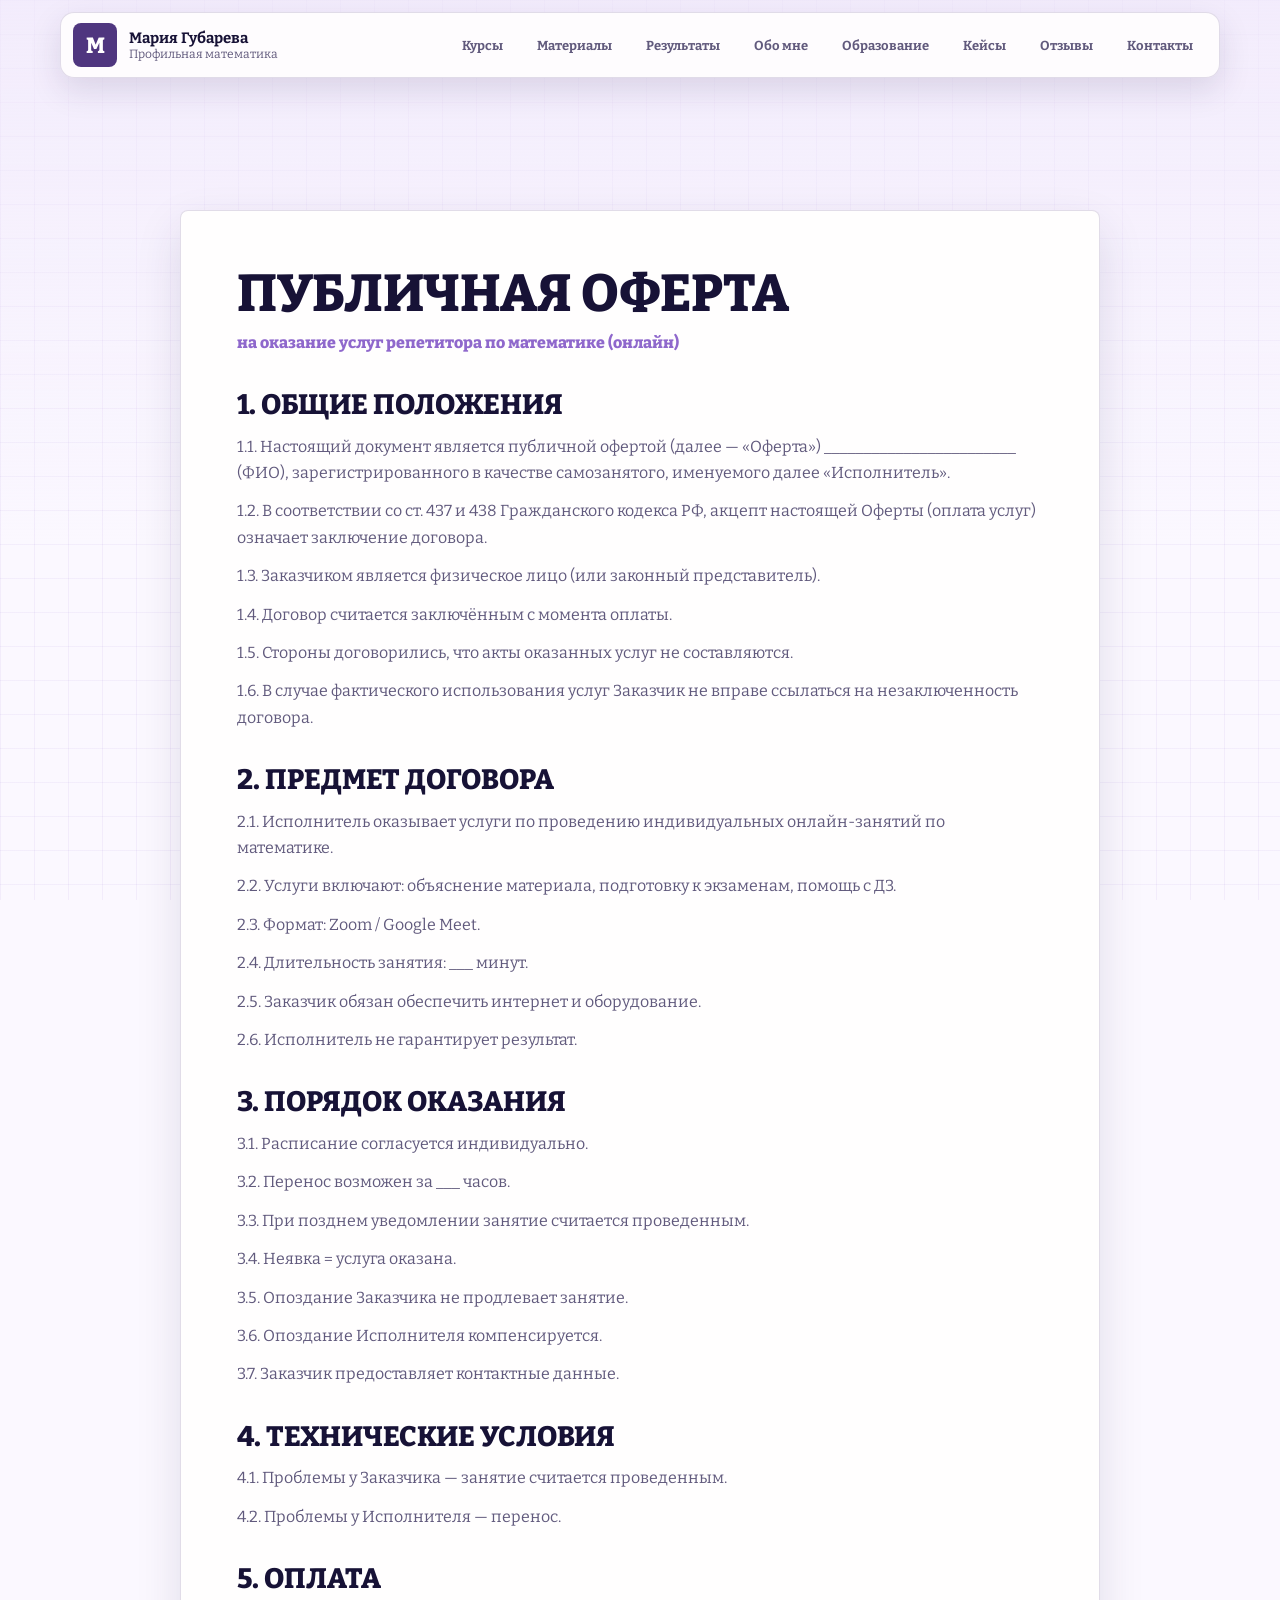
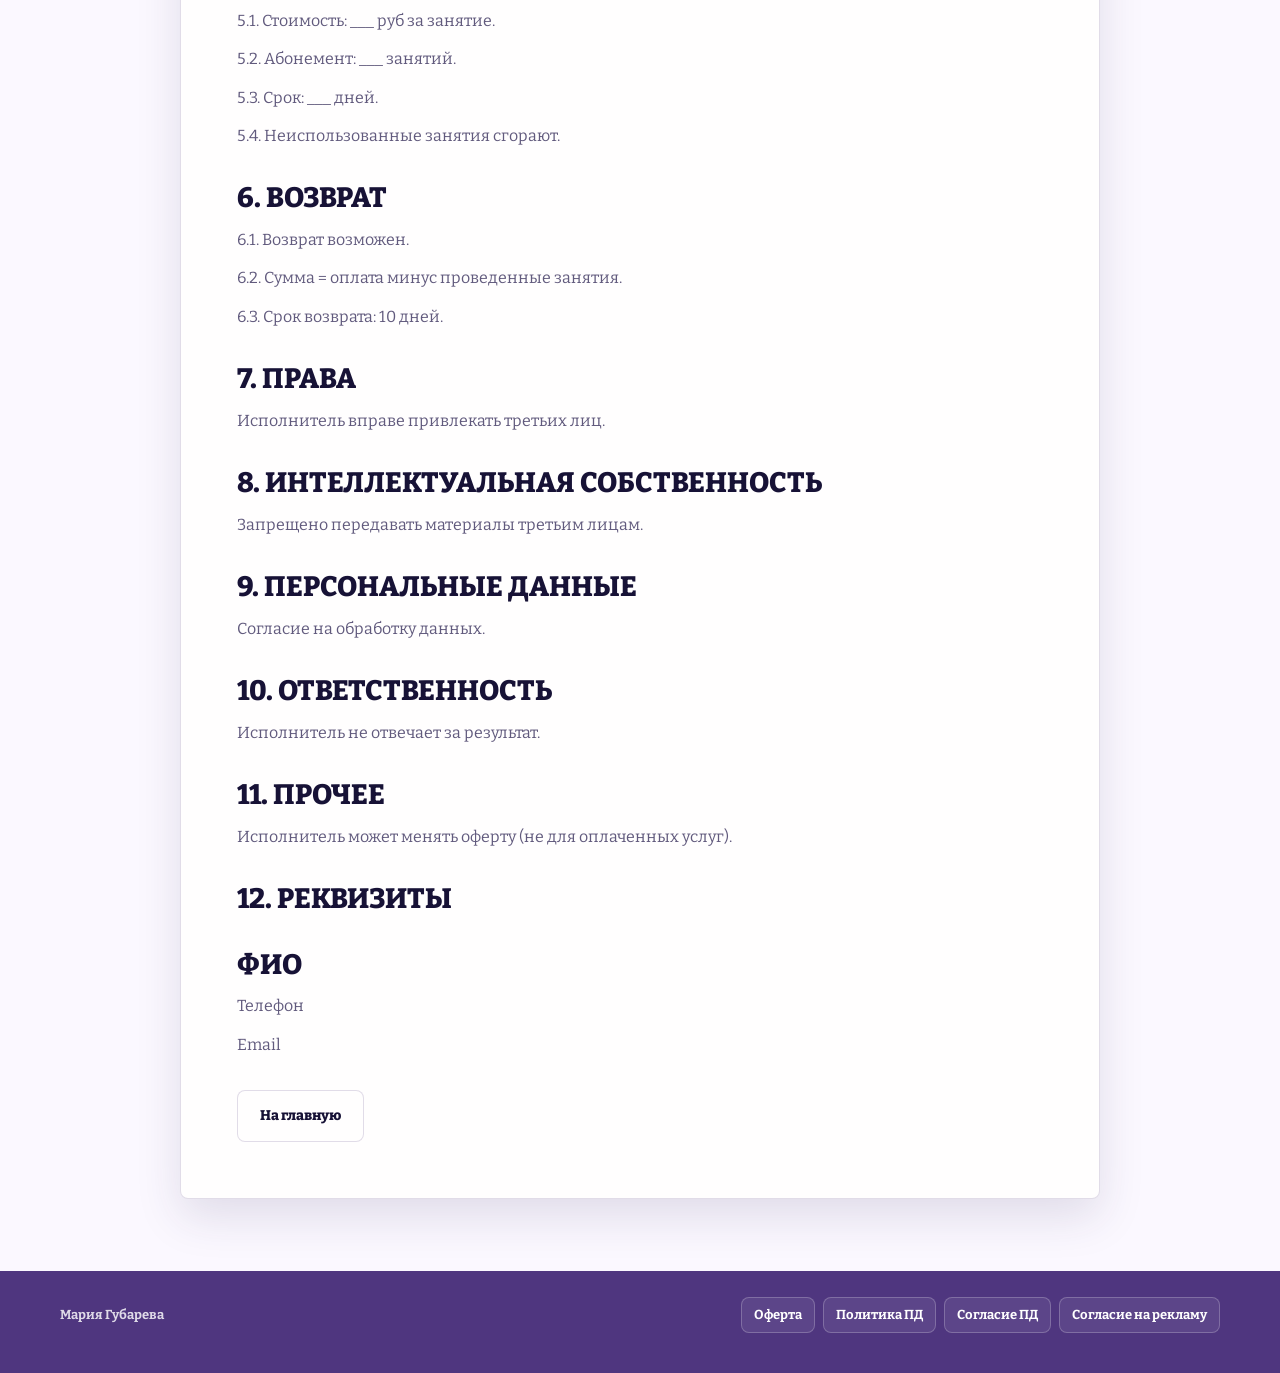
<file: oferta.html>
<!doctype html>
<html lang="ru">
  <head>
    <meta charset="utf-8" />
    <meta name="viewport" content="width=device-width, initial-scale=1" />
    <meta name="theme-color" content="#f8eee9" />
    <title>Оферта | Мария Губарева</title>
    <meta name="description" content="Оферта для услуг подготовки к экзаменам по математике." />
    <link rel="preconnect" href="https://fonts.googleapis.com" />
    <link rel="preconnect" href="https://fonts.gstatic.com" crossorigin />
    <link href="https://fonts.googleapis.com/css2?family=Bitter:ital,wght@0,100..900;1,100..900&display=swap" rel="stylesheet" />
    <link rel="stylesheet" href="styles.css" />
  </head>
  <body>
    <header class="site-header" data-header>
      <a class="brand" href="index.html#top" aria-label="На главную"><span class="brand-mark">M</span><span><strong>Мария Губарева</strong><small>Профильная математика</small></span></a>
      <button class="nav-toggle" type="button" aria-label="Открыть меню" data-menu-toggle><span></span><span></span></button>
      <nav class="nav" data-nav><a href="index.html#programs">Курсы</a><a href="index.html#materials">Материалы</a><a href="index.html#results">Результаты</a><a href="index.html#about">Обо мне</a><a href="index.html#education">Образование</a><a href="index.html#cases">Кейсы</a><a href="index.html#reviews">Отзывы</a><a href="index.html#contacts">Контакты</a></nav>
    </header>
    <main class="legal-main" id="top">
      <article class="legal-document">
        <h1>ПУБЛИЧНАЯ ОФЕРТА</h1>
        <p class="legal-subtitle">на оказание услуг репетитора по математике (онлайн)</p>
        <h2>1. ОБЩИЕ ПОЛОЖЕНИЯ</h2>
        <p>1.1. Настоящий документ является публичной офертой (далее — «Оферта») ________________________ (ФИО), зарегистрированного в качестве самозанятого, именуемого далее «Исполнитель».</p>
        <p>1.2. В соответствии со ст. 437 и 438 Гражданского кодекса РФ, акцепт настоящей Оферты (оплата услуг) означает заключение договора.</p>
        <p>1.3. Заказчиком является физическое лицо (или законный представитель).</p>
        <p>1.4. Договор считается заключённым с момента оплаты.</p>
        <p>1.5. Стороны договорились, что акты оказанных услуг не составляются.</p>
        <p>1.6. В случае фактического использования услуг Заказчик не вправе ссылаться на незаключенность договора.</p>
        <h2>2. ПРЕДМЕТ ДОГОВОРА</h2>
        <p>2.1. Исполнитель оказывает услуги по проведению индивидуальных онлайн-занятий по математике.</p>
        <p>2.2. Услуги включают: объяснение материала, подготовку к экзаменам, помощь с ДЗ.</p>
        <p>2.3. Формат: Zoom / Google Meet.</p>
        <p>2.4. Длительность занятия: ___ минут.</p>
        <p>2.5. Заказчик обязан обеспечить интернет и оборудование.</p>
        <p>2.6. Исполнитель не гарантирует результат.</p>
        <h2>3. ПОРЯДОК ОКАЗАНИЯ</h2>
        <p>3.1. Расписание согласуется индивидуально.</p>
        <p>3.2. Перенос возможен за ___ часов.</p>
        <p>3.3. При позднем уведомлении занятие считается проведенным.</p>
        <p>3.4. Неявка = услуга оказана.</p>
        <p>3.5. Опоздание Заказчика не продлевает занятие.</p>
        <p>3.6. Опоздание Исполнителя компенсируется.</p>
        <p>3.7. Заказчик предоставляет контактные данные.</p>
        <h2>4. ТЕХНИЧЕСКИЕ УСЛОВИЯ</h2>
        <p>4.1. Проблемы у Заказчика — занятие считается проведенным.</p>
        <p>4.2. Проблемы у Исполнителя — перенос.</p>
        <h2>5. ОПЛАТА</h2>
        <p>5.1. Стоимость: ___ руб за занятие.</p>
        <p>5.2. Абонемент: ___ занятий.</p>
        <p>5.3. Срок: ___ дней.</p>
        <p>5.4. Неиспользованные занятия сгорают.</p>
        <h2>6. ВОЗВРАТ</h2>
        <p>6.1. Возврат возможен.</p>
        <p>6.2. Сумма = оплата минус проведенные занятия.</p>
        <p>6.3. Срок возврата: 10 дней.</p>
        <h2>7. ПРАВА</h2>
        <p>Исполнитель вправе привлекать третьих лиц.</p>
        <h2>8. ИНТЕЛЛЕКТУАЛЬНАЯ СОБСТВЕННОСТЬ</h2>
        <p>Запрещено передавать материалы третьим лицам.</p>
        <h2>9. ПЕРСОНАЛЬНЫЕ ДАННЫЕ</h2>
        <p>Согласие на обработку данных.</p>
        <h2>10. ОТВЕТСТВЕННОСТЬ</h2>
        <p>Исполнитель не отвечает за результат.</p>
        <h2>11. ПРОЧЕЕ</h2>
        <p>Исполнитель может менять оферту (не для оплаченных услуг).</p>
        <h2>12. РЕКВИЗИТЫ</h2>
        <h2>ФИО</h2>
        <p>Телефон</p>
        <p>Email</p>
        <div class="legal-page-actions"><a class="button secondary" href="index.html#top">На главную</a></div>
      </article>
    </main>
    <footer class="footer"><div class="container"><span>Мария Губарева</span><nav class="footer-links" aria-label="Юридические документы"><a class="footer-link" href="oferta.html">Оферта</a><a class="footer-link" href="politika-pd.html">Политика ПД</a><a class="footer-link" href="soglasie-pd.html">Согласие ПД</a><a class="footer-link" href="soglasie-reklama.html">Согласие на рекламу</a></nav></div></footer>
    <script src="script.js"></script>
  </body>
</html>
</file>
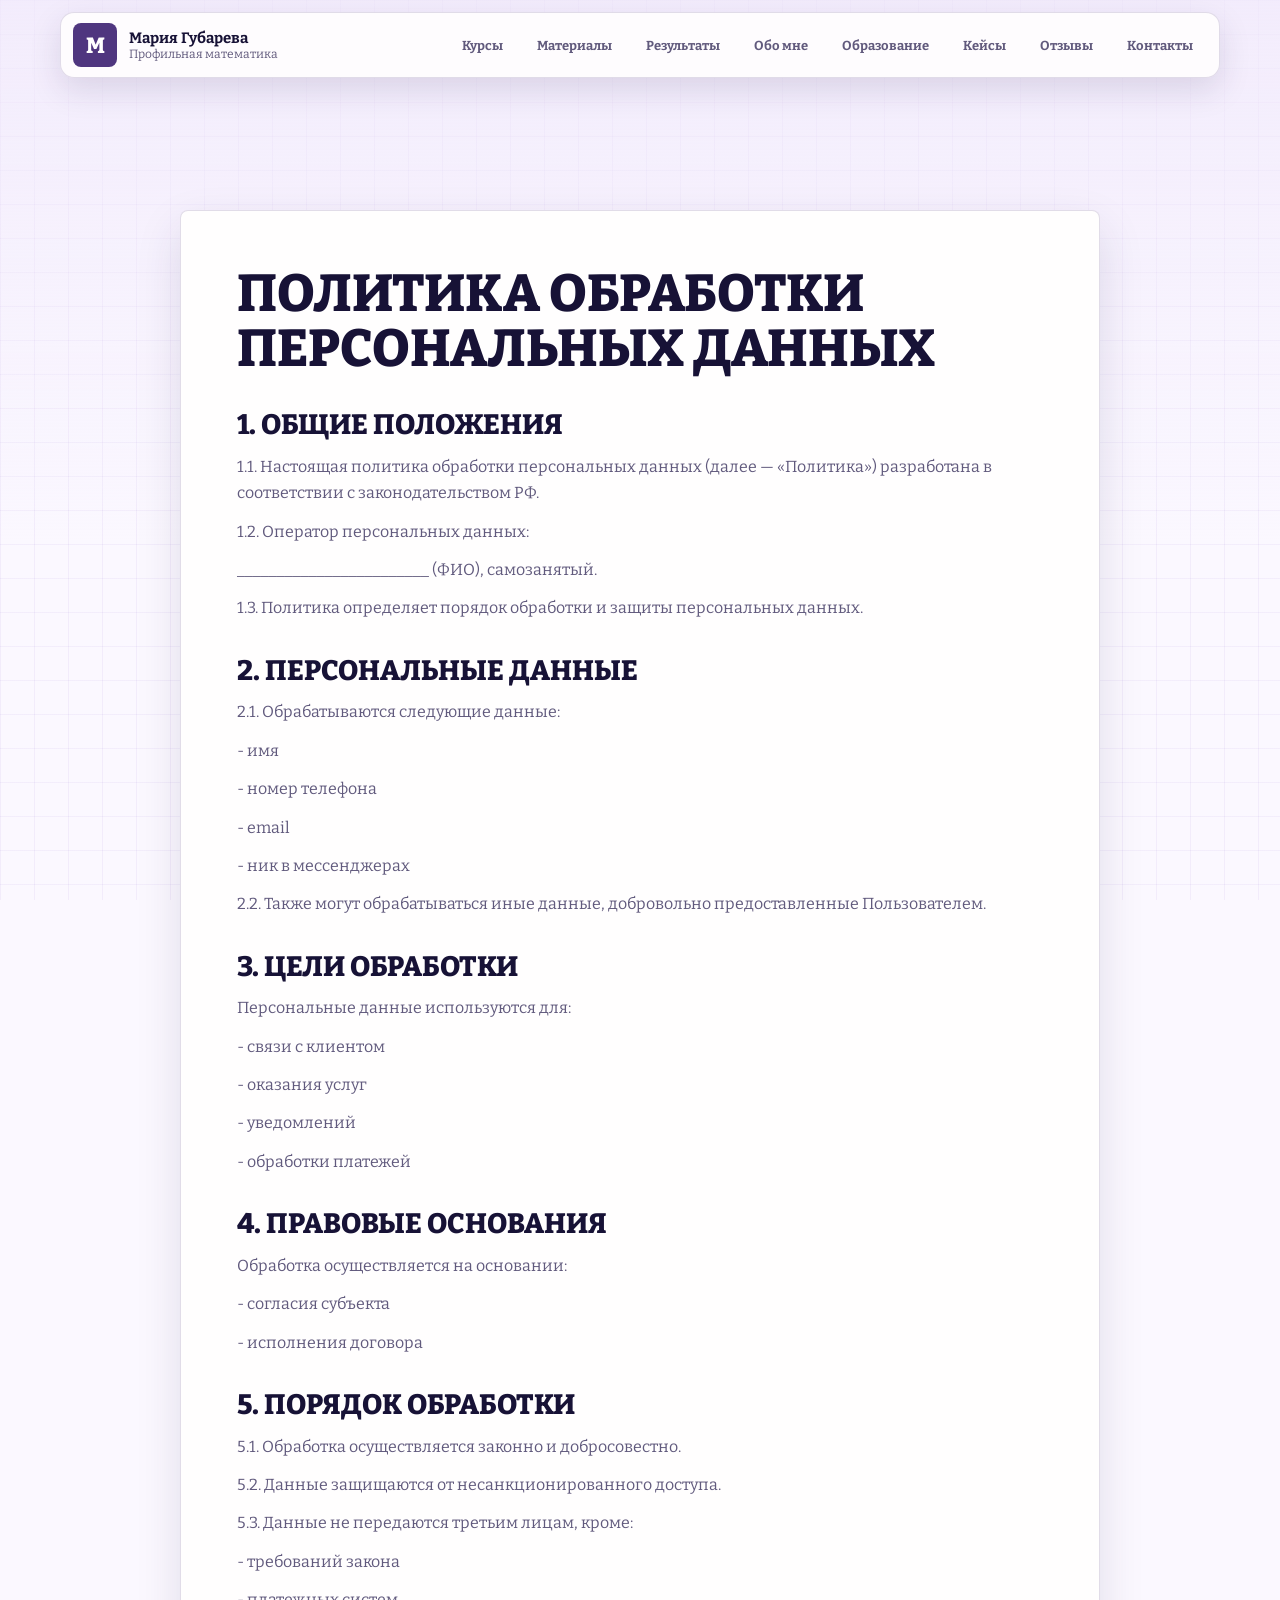
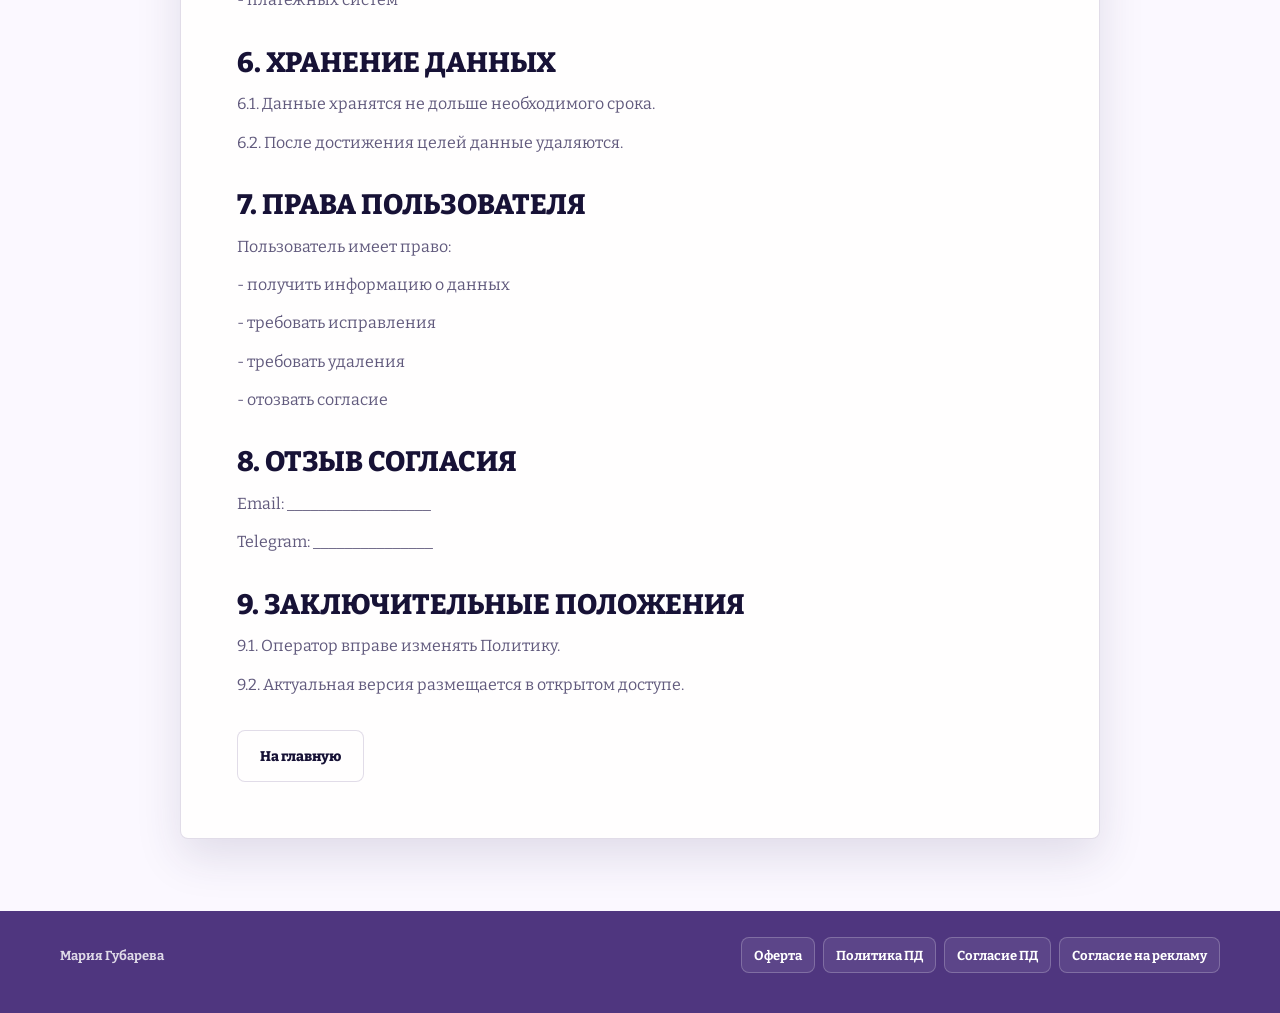
<file: politika-pd.html>
<!doctype html>
<html lang="ru">
  <head>
    <meta charset="utf-8" />
    <meta name="viewport" content="width=device-width, initial-scale=1" />
    <meta name="theme-color" content="#f8eee9" />
    <title>Политика обработки персональных данных | Мария Губарева</title>
    <meta name="description" content="Политика обработки персональных данных для услуг подготовки к экзаменам по математике." />
    <link rel="preconnect" href="https://fonts.googleapis.com" />
    <link rel="preconnect" href="https://fonts.gstatic.com" crossorigin />
    <link href="https://fonts.googleapis.com/css2?family=Bitter:ital,wght@0,100..900;1,100..900&display=swap" rel="stylesheet" />
    <link rel="stylesheet" href="styles.css" />
  </head>
  <body>
    <header class="site-header" data-header>
      <a class="brand" href="index.html#top" aria-label="На главную"><span class="brand-mark">M</span><span><strong>Мария Губарева</strong><small>Профильная математика</small></span></a>
      <button class="nav-toggle" type="button" aria-label="Открыть меню" data-menu-toggle><span></span><span></span></button>
      <nav class="nav" data-nav><a href="index.html#programs">Курсы</a><a href="index.html#materials">Материалы</a><a href="index.html#results">Результаты</a><a href="index.html#about">Обо мне</a><a href="index.html#education">Образование</a><a href="index.html#cases">Кейсы</a><a href="index.html#reviews">Отзывы</a><a href="index.html#contacts">Контакты</a></nav>
    </header>
    <main class="legal-main" id="top">
      <article class="legal-document">
        <h1>ПОЛИТИКА ОБРАБОТКИ ПЕРСОНАЛЬНЫХ ДАННЫХ</h1>
        <h2>1. ОБЩИЕ ПОЛОЖЕНИЯ</h2>
        <p>1.1. Настоящая политика обработки персональных данных (далее — «Политика») разработана в соответствии с законодательством РФ.</p>
        <p>1.2. Оператор персональных данных:</p>
        <p>________________________ (ФИО), самозанятый.</p>
        <p>1.3. Политика определяет порядок обработки и защиты персональных данных.</p>
        <h2>2. ПЕРСОНАЛЬНЫЕ ДАННЫЕ</h2>
        <p>2.1. Обрабатываются следующие данные:</p>
        <p>- имя</p>
        <p>- номер телефона</p>
        <p>- email</p>
        <p>- ник в мессенджерах</p>
        <p>2.2. Также могут обрабатываться иные данные, добровольно предоставленные Пользователем.</p>
        <h2>3. ЦЕЛИ ОБРАБОТКИ</h2>
        <p>Персональные данные используются для:</p>
        <p>- связи с клиентом</p>
        <p>- оказания услуг</p>
        <p>- уведомлений</p>
        <p>- обработки платежей</p>
        <h2>4. ПРАВОВЫЕ ОСНОВАНИЯ</h2>
        <p>Обработка осуществляется на основании:</p>
        <p>- согласия субъекта</p>
        <p>- исполнения договора</p>
        <h2>5. ПОРЯДОК ОБРАБОТКИ</h2>
        <p>5.1. Обработка осуществляется законно и добросовестно.</p>
        <p>5.2. Данные защищаются от несанкционированного доступа.</p>
        <p>5.3. Данные не передаются третьим лицам, кроме:</p>
        <p>- требований закона</p>
        <p>- платежных систем</p>
        <h2>6. ХРАНЕНИЕ ДАННЫХ</h2>
        <p>6.1. Данные хранятся не дольше необходимого срока.</p>
        <p>6.2. После достижения целей данные удаляются.</p>
        <h2>7. ПРАВА ПОЛЬЗОВАТЕЛЯ</h2>
        <p>Пользователь имеет право:</p>
        <p>- получить информацию о данных</p>
        <p>- требовать исправления</p>
        <p>- требовать удаления</p>
        <p>- отозвать согласие</p>
        <h2>8. ОТЗЫВ СОГЛАСИЯ</h2>
        <p>Email: __________________</p>
        <p>Telegram: _______________</p>
        <h2>9. ЗАКЛЮЧИТЕЛЬНЫЕ ПОЛОЖЕНИЯ</h2>
        <p>9.1. Оператор вправе изменять Политику.</p>
        <p>9.2. Актуальная версия размещается в открытом доступе.</p>
        <div class="legal-page-actions"><a class="button secondary" href="index.html#top">На главную</a></div>
      </article>
    </main>
    <footer class="footer"><div class="container"><span>Мария Губарева</span><nav class="footer-links" aria-label="Юридические документы"><a class="footer-link" href="oferta.html">Оферта</a><a class="footer-link" href="politika-pd.html">Политика ПД</a><a class="footer-link" href="soglasie-pd.html">Согласие ПД</a><a class="footer-link" href="soglasie-reklama.html">Согласие на рекламу</a></nav></div></footer>
    <script src="script.js"></script>
  </body>
</html>
</file>
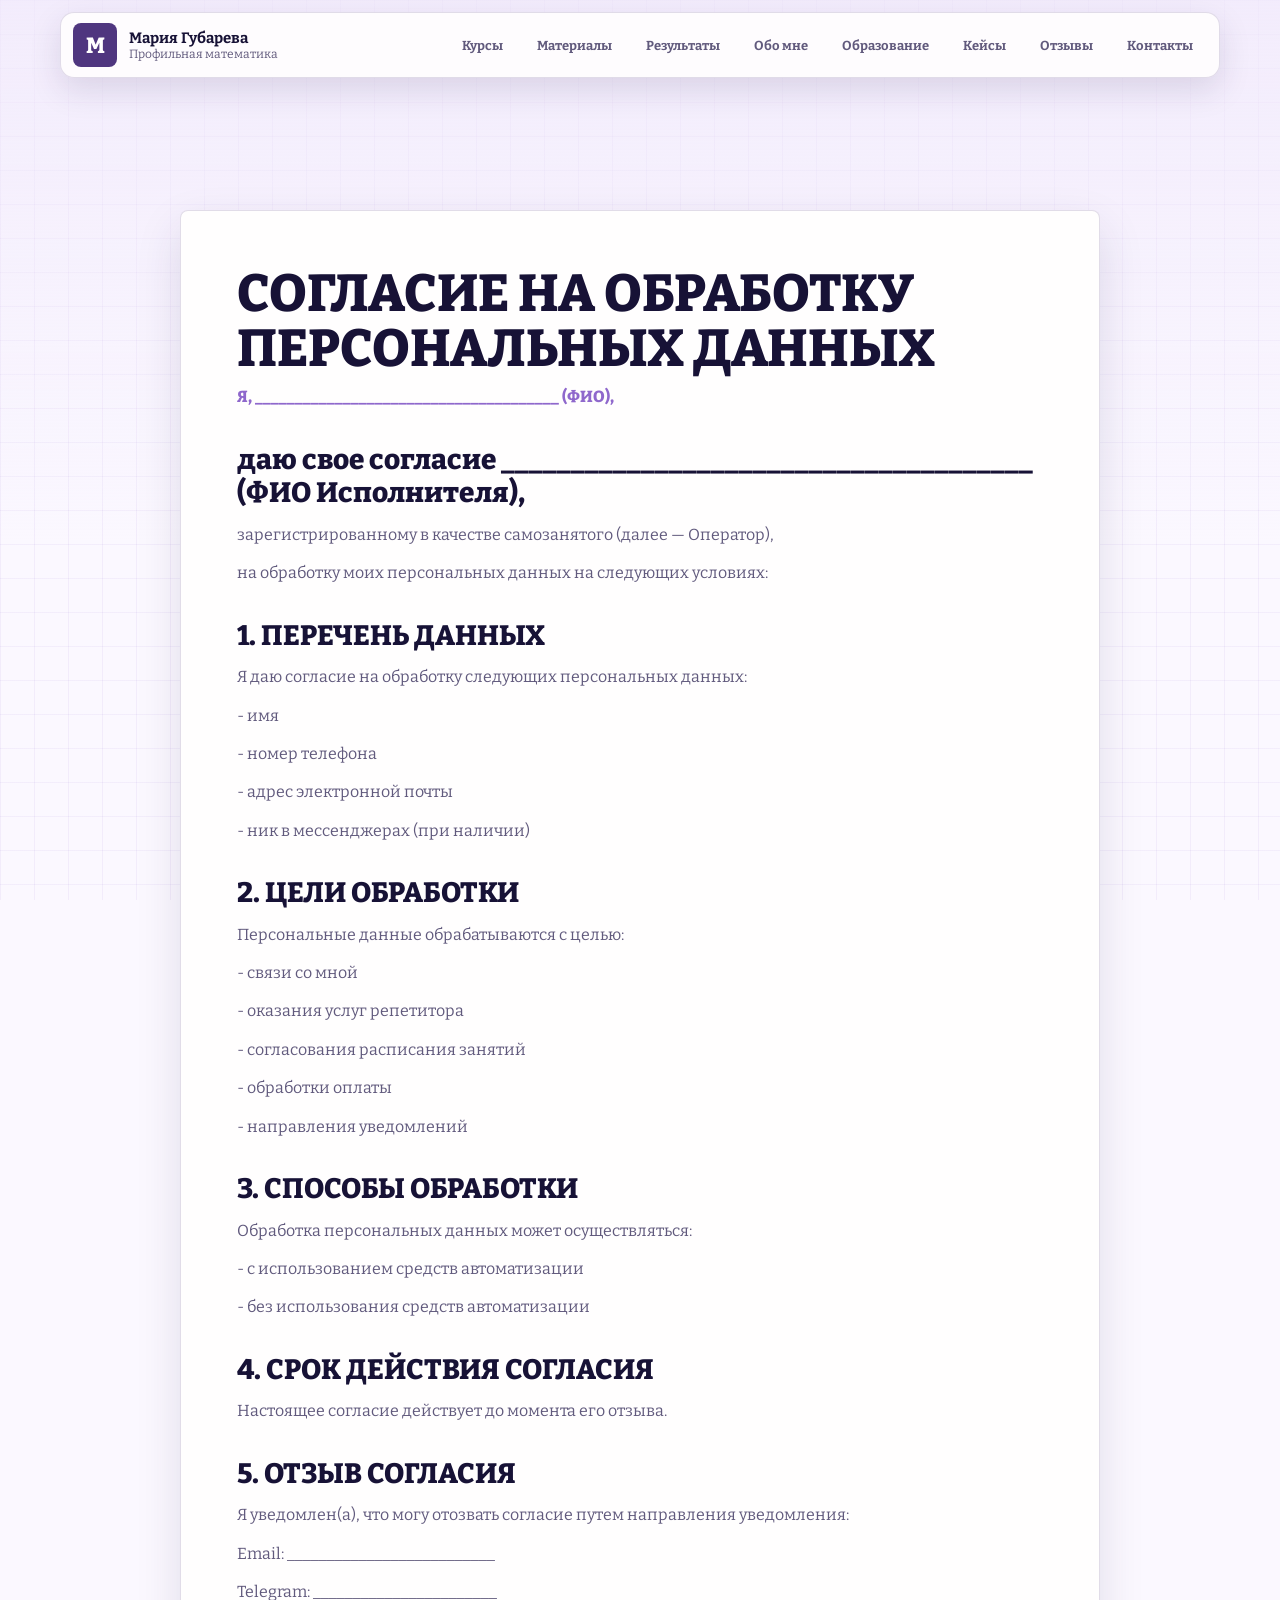
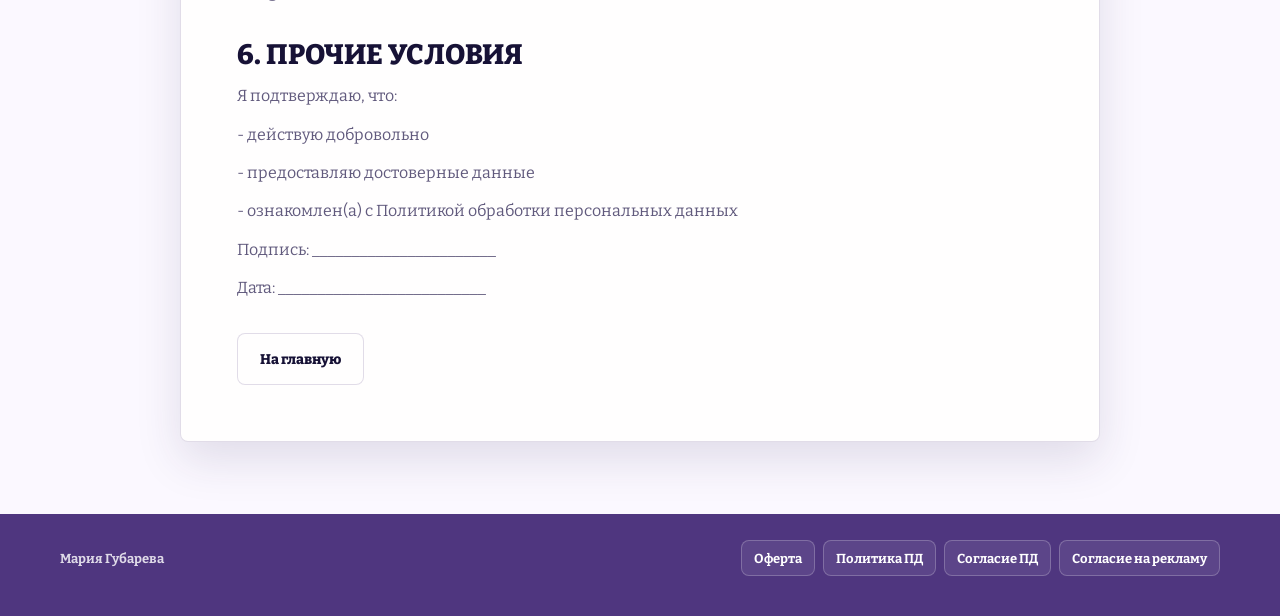
<file: soglasie-pd.html>
<!doctype html>
<html lang="ru">
  <head>
    <meta charset="utf-8" />
    <meta name="viewport" content="width=device-width, initial-scale=1" />
    <meta name="theme-color" content="#f8eee9" />
    <title>Согласие на обработку персональных данных | Мария Губарева</title>
    <meta name="description" content="Согласие на обработку персональных данных для услуг подготовки к экзаменам по математике." />
    <link rel="preconnect" href="https://fonts.googleapis.com" />
    <link rel="preconnect" href="https://fonts.gstatic.com" crossorigin />
    <link href="https://fonts.googleapis.com/css2?family=Bitter:ital,wght@0,100..900;1,100..900&display=swap" rel="stylesheet" />
    <link rel="stylesheet" href="styles.css" />
  </head>
  <body>
    <header class="site-header" data-header>
      <a class="brand" href="index.html#top" aria-label="На главную"><span class="brand-mark">M</span><span><strong>Мария Губарева</strong><small>Профильная математика</small></span></a>
      <button class="nav-toggle" type="button" aria-label="Открыть меню" data-menu-toggle><span></span><span></span></button>
      <nav class="nav" data-nav><a href="index.html#programs">Курсы</a><a href="index.html#materials">Материалы</a><a href="index.html#results">Результаты</a><a href="index.html#about">Обо мне</a><a href="index.html#education">Образование</a><a href="index.html#cases">Кейсы</a><a href="index.html#reviews">Отзывы</a><a href="index.html#contacts">Контакты</a></nav>
    </header>
    <main class="legal-main" id="top">
      <article class="legal-document">
        <h1>СОГЛАСИЕ НА ОБРАБОТКУ ПЕРСОНАЛЬНЫХ ДАННЫХ</h1>
        <p class="legal-subtitle">Я, ______________________________________ (ФИО),</p>
        <h2>даю свое согласие ______________________________________ (ФИО Исполнителя),</h2>
        <p>зарегистрированному в качестве самозанятого (далее — Оператор),</p>
        <p>на обработку моих персональных данных на следующих условиях:</p>
        <h2>1. ПЕРЕЧЕНЬ ДАННЫХ</h2>
        <p>Я даю согласие на обработку следующих персональных данных:</p>
        <p>- имя</p>
        <p>- номер телефона</p>
        <p>- адрес электронной почты</p>
        <p>- ник в мессенджерах (при наличии)</p>
        <h2>2. ЦЕЛИ ОБРАБОТКИ</h2>
        <p>Персональные данные обрабатываются с целью:</p>
        <p>- связи со мной</p>
        <p>- оказания услуг репетитора</p>
        <p>- согласования расписания занятий</p>
        <p>- обработки оплаты</p>
        <p>- направления уведомлений</p>
        <h2>3. СПОСОБЫ ОБРАБОТКИ</h2>
        <p>Обработка персональных данных может осуществляться:</p>
        <p>- с использованием средств автоматизации</p>
        <p>- без использования средств автоматизации</p>
        <h2>4. СРОК ДЕЙСТВИЯ СОГЛАСИЯ</h2>
        <p>Настоящее согласие действует до момента его отзыва.</p>
        <h2>5. ОТЗЫВ СОГЛАСИЯ</h2>
        <p>Я уведомлен(а), что могу отозвать согласие путем направления уведомления:</p>
        <p>Email: __________________________</p>
        <p>Telegram: _______________________</p>
        <h2>6. ПРОЧИЕ УСЛОВИЯ</h2>
        <p>Я подтверждаю, что:</p>
        <p>- действую добровольно</p>
        <p>- предоставляю достоверные данные</p>
        <p>- ознакомлен(а) с Политикой обработки персональных данных</p>
        <p>Подпись: _______________________</p>
        <p>Дата: __________________________</p>
        <div class="legal-page-actions"><a class="button secondary" href="index.html#top">На главную</a></div>
      </article>
    </main>
    <footer class="footer"><div class="container"><span>Мария Губарева</span><nav class="footer-links" aria-label="Юридические документы"><a class="footer-link" href="oferta.html">Оферта</a><a class="footer-link" href="politika-pd.html">Политика ПД</a><a class="footer-link" href="soglasie-pd.html">Согласие ПД</a><a class="footer-link" href="soglasie-reklama.html">Согласие на рекламу</a></nav></div></footer>
    <script src="script.js"></script>
  </body>
</html>
</file>
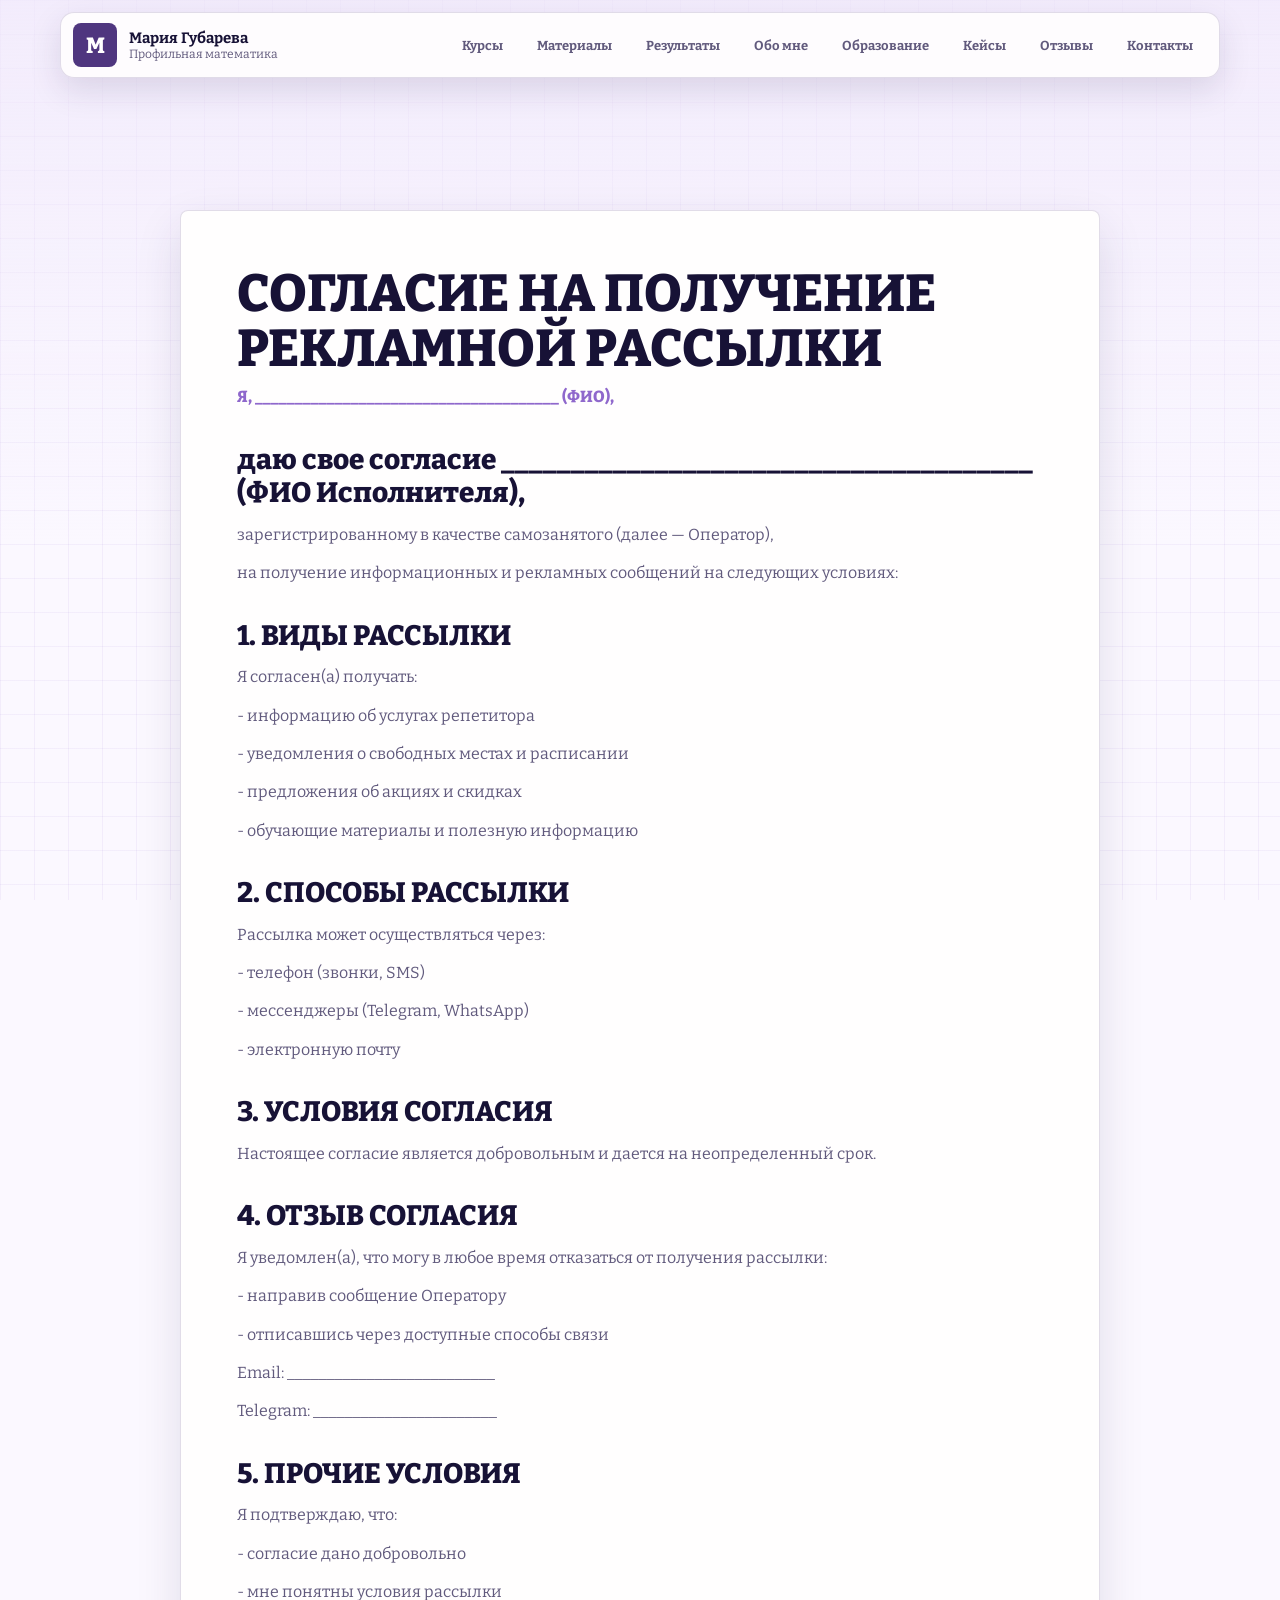
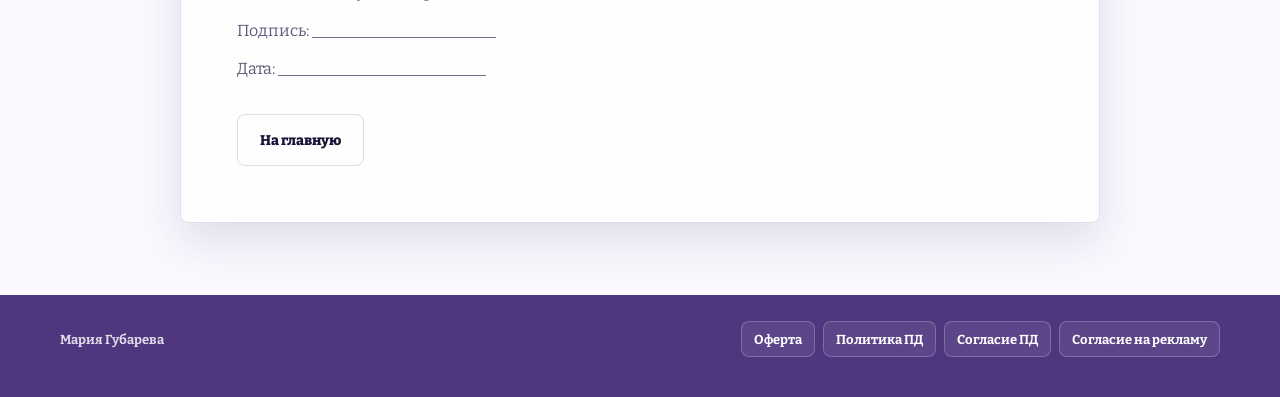
<file: soglasie-reklama.html>
<!doctype html>
<html lang="ru">
  <head>
    <meta charset="utf-8" />
    <meta name="viewport" content="width=device-width, initial-scale=1" />
    <meta name="theme-color" content="#f8eee9" />
    <title>Согласие на получение рекламы | Мария Губарева</title>
    <meta name="description" content="Согласие на получение рекламы для услуг подготовки к экзаменам по математике." />
    <link rel="preconnect" href="https://fonts.googleapis.com" />
    <link rel="preconnect" href="https://fonts.gstatic.com" crossorigin />
    <link href="https://fonts.googleapis.com/css2?family=Bitter:ital,wght@0,100..900;1,100..900&display=swap" rel="stylesheet" />
    <link rel="stylesheet" href="styles.css" />
  </head>
  <body>
    <header class="site-header" data-header>
      <a class="brand" href="index.html#top" aria-label="На главную"><span class="brand-mark">M</span><span><strong>Мария Губарева</strong><small>Профильная математика</small></span></a>
      <button class="nav-toggle" type="button" aria-label="Открыть меню" data-menu-toggle><span></span><span></span></button>
      <nav class="nav" data-nav><a href="index.html#programs">Курсы</a><a href="index.html#materials">Материалы</a><a href="index.html#results">Результаты</a><a href="index.html#about">Обо мне</a><a href="index.html#education">Образование</a><a href="index.html#cases">Кейсы</a><a href="index.html#reviews">Отзывы</a><a href="index.html#contacts">Контакты</a></nav>
    </header>
    <main class="legal-main" id="top">
      <article class="legal-document">
        <h1>СОГЛАСИЕ НА ПОЛУЧЕНИЕ РЕКЛАМНОЙ РАССЫЛКИ</h1>
        <p class="legal-subtitle">Я, ______________________________________ (ФИО),</p>
        <h2>даю свое согласие ______________________________________ (ФИО Исполнителя),</h2>
        <p>зарегистрированному в качестве самозанятого (далее — Оператор),</p>
        <p>на получение информационных и рекламных сообщений на следующих условиях:</p>
        <h2>1. ВИДЫ РАССЫЛКИ</h2>
        <p>Я согласен(а) получать:</p>
        <p>- информацию об услугах репетитора</p>
        <p>- уведомления о свободных местах и расписании</p>
        <p>- предложения об акциях и скидках</p>
        <p>- обучающие материалы и полезную информацию</p>
        <h2>2. СПОСОБЫ РАССЫЛКИ</h2>
        <p>Рассылка может осуществляться через:</p>
        <p>- телефон (звонки, SMS)</p>
        <p>- мессенджеры (Telegram, WhatsApp)</p>
        <p>- электронную почту</p>
        <h2>3. УСЛОВИЯ СОГЛАСИЯ</h2>
        <p>Настоящее согласие является добровольным и дается на неопределенный срок.</p>
        <h2>4. ОТЗЫВ СОГЛАСИЯ</h2>
        <p>Я уведомлен(а), что могу в любое время отказаться от получения рассылки:</p>
        <p>- направив сообщение Оператору</p>
        <p>- отписавшись через доступные способы связи</p>
        <p>Email: __________________________</p>
        <p>Telegram: _______________________</p>
        <h2>5. ПРОЧИЕ УСЛОВИЯ</h2>
        <p>Я подтверждаю, что:</p>
        <p>- согласие дано добровольно</p>
        <p>- мне понятны условия рассылки</p>
        <p>Подпись: _______________________</p>
        <p>Дата: __________________________</p>
        <div class="legal-page-actions"><a class="button secondary" href="index.html#top">На главную</a></div>
      </article>
    </main>
    <footer class="footer"><div class="container"><span>Мария Губарева</span><nav class="footer-links" aria-label="Юридические документы"><a class="footer-link" href="oferta.html">Оферта</a><a class="footer-link" href="politika-pd.html">Политика ПД</a><a class="footer-link" href="soglasie-pd.html">Согласие ПД</a><a class="footer-link" href="soglasie-reklama.html">Согласие на рекламу</a></nav></div></footer>
    <script src="script.js"></script>
  </body>
</html>
</file>
<file: styles.css>
:root {
  --bg: #fbf8ff;
  --panel: #fffefe;
  --panel-alt: #efe7fb;
  --ink: #171236;
  --muted: #615a7d;
  --primary: #8f68cc;
  --primary-deep: #4f367f;
  --accent: #7655c7;
  --second: #a984dc;
  --gold: #c5addf;
  --line: rgba(92, 69, 132, 0.18);
  --shadow-color: rgba(46, 35, 82, 0.13);
  --radius: 8px;
  --heading: 'Bitter', Georgia, serif;
  --body: 'Bitter', Georgia, serif;
}

* { box-sizing: border-box; }
html { scroll-behavior: smooth; }
body {
  margin: 0;
  color: var(--ink);
  font-family: var(--body);
  background: var(--bg);
}
body::before {
  content: "";
  position: fixed;
  inset: 0;
  z-index: -1;
  pointer-events: none;
  background:
    linear-gradient(180deg, color-mix(in srgb, var(--panel-alt) 72%, transparent), transparent 540px),
    linear-gradient(90deg, color-mix(in srgb, var(--primary) 8%, transparent) 1px, transparent 1px),
    linear-gradient(color-mix(in srgb, var(--primary) 7%, transparent) 1px, transparent 1px);
  background-size: auto, 34px 34px, 34px 34px;
}
img { display: block; max-width: 100%; }
a { color: inherit; }
.container { width: min(1160px, calc(100% - 40px)); margin: 0 auto; }
.site-header {
  position: sticky;
  top: 0;
  z-index: 20;
  display: flex;
  align-items: center;
  justify-content: space-between;
  gap: 24px;
  width: min(1160px, calc(100% - 24px));
  margin: 12px auto 0;
  padding: 10px 12px;
  border: 1px solid var(--line);
  border-radius: calc(var(--radius) + 6px);
  background: color-mix(in srgb, var(--panel) 88%, transparent);
  box-shadow: 0 12px 32px var(--shadow-color);
  backdrop-filter: blur(18px);
}
.brand { display: inline-flex; align-items: center; gap: 12px; text-decoration: none; }
.brand-mark {
  display: grid;
  width: 44px;
  height: 44px;
  place-items: center;
  border-radius: var(--radius);
  color: white;
  font-family: var(--heading);
  font-size: 22px;
  font-weight: 800;
  background: var(--primary-deep);
}
.brand strong, .brand small { display: block; }
.brand strong { font-family: var(--heading); font-size: 15px; letter-spacing: 0; }
.brand small { color: var(--muted); font-size: 12px; }
.nav { display: flex; align-items: center; gap: 6px; }
.nav a {
  padding: 12px 14px;
  border-radius: var(--radius);
  color: var(--muted);
  font-size: 13px;
  font-weight: 700;
  text-decoration: none;
  transition: background 0.2s ease, color 0.2s ease;
}
.nav a:hover, .nav a:focus-visible {
  color: var(--ink);
  background: color-mix(in srgb, var(--primary) 13%, transparent);
  outline: 3px solid color-mix(in srgb, var(--accent) 32%, transparent);
  outline-offset: 2px;
}
.nav-toggle { display: none; }
.section { padding: 84px 0; }
.section-band { position: relative; }
.section-band::after {
  content: "";
  position: absolute;
  inset: 32px 0;
  z-index: -1;
  background: color-mix(in srgb, var(--panel) 64%, transparent);
  border-block: 1px solid var(--line);
}
.hero {
  min-height: calc(100vh - 72px);
  display: grid;
  align-items: center;
  padding: 72px 0 64px;
}
.hero-grid {
  display: grid;
  grid-template-columns: minmax(0, 1.04fr) minmax(340px, 0.96fr);
  align-items: center;
  gap: 54px;
}
.hero-editorial .hero-grid { grid-template-columns: minmax(0, 0.96fr) minmax(360px, 1.04fr); }
.hero-dashboard .hero-visual { background: var(--panel); padding: 16px; border: 1px solid var(--line); border-radius: calc(var(--radius) + 8px); box-shadow: 0 22px 54px var(--shadow-color); }
.hero-cards .hero-grid { align-items: stretch; }
.eyebrow {
  margin: 0 0 14px;
  color: var(--primary-deep);
  font-size: 12px;
  font-weight: 800;
  letter-spacing: 0;
  text-transform: uppercase;
}
h1, h2, h3, p { overflow-wrap: anywhere; }
h1, h2, h3 {
  margin: 0;
  font-family: var(--heading);
  font-weight: 800;
  line-height: 1.04;
  letter-spacing: 0;
}
h1 {
  max-width: 820px;
  font-size: clamp(38px, 4.4vw, 52px);
  line-height: 1.1;
}
h2 { font-size: clamp(31px, 4.1vw, 52px); }
h3 { font-size: 21px; line-height: 1.22; }
.lead, .section-heading p, .about-copy p, .contacts p {
  color: var(--muted);
  font-size: 17px;
  line-height: 1.7;
}
.lead { max-width: 720px; margin: 24px 0 0; }
.hero-actions, .about-badges { display: flex; flex-wrap: wrap; gap: 12px; margin-top: 30px; }
.button {
  display: inline-flex;
  min-height: 52px;
  align-items: center;
  justify-content: center;
  padding: 0 22px;
  border: 1px solid transparent;
  border-radius: var(--radius);
  font-size: 14px;
  font-weight: 800;
  text-decoration: none;
  cursor: pointer;
  transition: transform 0.2s ease, box-shadow 0.2s ease, background 0.2s ease, border-color 0.2s ease;
}
.button:hover, .button:focus-visible { transform: translateY(-2px); outline: 3px solid color-mix(in srgb, var(--accent) 34%, transparent); outline-offset: 3px; }
.primary { color: white; background: var(--accent); box-shadow: 0 16px 30px color-mix(in srgb, var(--accent) 24%, transparent); }
.secondary { color: var(--ink); background: color-mix(in srgb, var(--panel) 88%, transparent); border-color: var(--line); }
.wide { width: 100%; }
.metrics {
  display: grid;
  grid-template-columns: repeat(3, minmax(0, 1fr));
  gap: 12px;
  margin-top: 34px;
}
.metrics div, .strip-grid > div, .program-card, .scoreboard, .mini-grid article, .contact-card {
  border: 1px solid var(--line);
  background: color-mix(in srgb, var(--panel) 82%, transparent);
  box-shadow: 0 18px 45px var(--shadow-color);
}
.metrics div { padding: 18px; border-radius: var(--radius); }
.metrics strong, .program-top strong, .score-row strong, .proof-panel strong { display: block; color: var(--primary-deep); font-family: var(--heading); line-height: 1; }
.metrics strong { font-size: 31px; }
.metrics span, .proof-panel small { display: block; margin-top: 7px; color: var(--muted); font-size: 12px; font-weight: 700; line-height: 1.45; }
.hero-visual { position: relative; isolation: isolate; }
.hero-visual::before {
  content: "y = kx + b";
  position: absolute;
  top: -26px;
  right: 0;
  z-index: -1;
  color: color-mix(in srgb, var(--primary) 13%, transparent);
  font-family: var(--heading);
  font-size: 68px;
  font-weight: 800;
}
.hero-visual img, .about-photo img {
  width: 100%;
  border: 8px solid color-mix(in srgb, var(--panel) 84%, transparent);
  border-radius: calc(var(--radius) + 8px);
  box-shadow: 0 22px 54px var(--shadow-color);
  object-fit: cover;
}
.hero-visual img {
  aspect-ratio: 0.78;
  object-position: center top;
}
.proof-panel {
  position: absolute;
  right: -18px;
  bottom: 48px;
  width: min(280px, 62%);
  padding: 18px;
  border: 1px solid var(--line);
  border-radius: var(--radius);
  background: color-mix(in srgb, var(--panel) 92%, transparent);
  box-shadow: 0 16px 36px var(--shadow-color);
  backdrop-filter: blur(16px);
}
.proof-panel span { color: var(--accent); font-size: 12px; font-weight: 800; text-transform: uppercase; }
.proof-panel strong { margin-top: 6px; font-size: 22px; line-height: 1.12; }
.strip-grid, .mini-grid, .cases-grid { display: grid; gap: 16px; }
.strip-grid { grid-template-columns: repeat(3, minmax(0, 1fr)); }
.strip-grid > div, .program-card, .scoreboard, .mini-grid article, .contact-card { border-radius: var(--radius); }
.strip-grid > div, .mini-grid article { padding: 26px; }
.icon-dot {
  display: inline-grid;
  width: 44px;
  height: 44px;
  place-items: center;
  margin-bottom: 22px;
  border-radius: var(--radius);
  color: white;
  font-size: 13px;
  font-weight: 800;
  background: var(--second);
}
.strip-grid h2 { font-size: 22px; }
.strip-grid p, .program-card p, .program-card li, .mini-grid p, .score-row span { color: var(--muted); line-height: 1.58; }
.section-heading { max-width: 780px; margin-bottom: 34px; text-align: center; }
.section-heading.left { margin: 0; text-align: left; }
.programs-carousel { width: min(100%, 980px); margin-inline: auto; }
.programs-controls {
  display: flex;
  align-items: center;
  justify-content: flex-end;
  gap: 10px;
  margin-bottom: 16px;
}
.programs-grid {
  display: flex;
  gap: 16px;
  overflow-x: auto;
  scroll-snap-type: x mandatory;
  scrollbar-width: none;
}
.programs-grid::-webkit-scrollbar { display: none; }
.programs-grid:focus-visible {
  outline: 3px solid color-mix(in srgb, var(--accent) 28%, transparent);
  outline-offset: 4px;
}
.program-card {
  position: relative;
  flex: 0 0 100%;
  width: 100%;
  min-width: 0;
  min-height: 0;
  align-self: flex-start;
  overflow: hidden;
  padding: 26px;
  scroll-snap-align: start;
  scroll-snap-stop: always;
}
.programs-carousel .carousel-dots { justify-content: center; margin-top: 16px; }
.program-card::before { content: ""; position: absolute; inset: 0 0 auto; height: 7px; background: var(--card-accent); }
.program-top { display: flex; align-items: center; justify-content: space-between; gap: 12px; margin-bottom: 18px; }
.program-top span { padding: 8px 12px; border-radius: var(--radius); color: white; font-size: 12px; font-weight: 800; background: var(--card-accent); }
.program-top strong { color: var(--card-accent); font-size: 42px; }
.program-card p { margin: 14px 0 0; }
.program-summary { max-width: 760px; font-size: 16px; }
.program-facts { display: flex; flex-wrap: wrap; gap: 8px; margin-top: 18px; }
.program-facts span {
  padding: 8px 10px;
  border: 1px solid color-mix(in srgb, var(--card-accent) 24%, transparent);
  border-radius: var(--radius);
  color: var(--primary-deep);
  font-size: 12px;
  font-weight: 800;
  background: color-mix(in srgb, var(--card-accent) 8%, var(--panel));
}
.program-details { margin-top: 22px; border-top: 1px solid var(--line); }
.program-details summary {
  position: relative;
  padding: 18px 44px 4px 0;
  color: var(--primary-deep);
  font-weight: 800;
  cursor: pointer;
  list-style: none;
}
.program-details summary::-webkit-details-marker { display: none; }
.program-details summary::after {
  content: "+";
  position: absolute;
  top: 12px;
  right: 0;
  display: grid;
  width: 32px;
  height: 32px;
  place-items: center;
  border: 1px solid color-mix(in srgb, var(--card-accent) 32%, transparent);
  border-radius: 50%;
  color: var(--card-accent);
  font-size: 22px;
  line-height: 1;
  background: var(--panel);
}
.program-details[open] summary::after { content: "-"; }
.program-details summary:focus-visible {
  outline: 3px solid color-mix(in srgb, var(--accent) 30%, transparent);
  outline-offset: 4px;
}
.program-details-content { max-width: 820px; padding: 22px 0 6px; }
.program-details-content h4 {
  margin: 28px 0 0;
  color: var(--ink);
  font-family: var(--heading);
  font-size: 19px;
  line-height: 1.3;
}
.program-details-content h4:first-child { margin-top: 0; }
.course-features,
.course-results { display: grid; gap: 12px; margin: 16px 0 0; padding: 0; list-style: none; }
.course-features li,
.course-results li { position: relative; padding-left: 22px; color: var(--muted); font-size: 15px; font-weight: 500; line-height: 1.58; }
.course-features li::before,
.course-results li::before { content: ""; position: absolute; top: 0.65em; left: 0; width: 8px; height: 8px; border-radius: 50%; background: var(--card-accent); }
.course-features strong { color: var(--ink); }
.course-price {
  margin-top: 24px !important;
  padding: 14px 16px;
  border-left: 4px solid var(--card-accent);
  color: var(--ink) !important;
  background: color-mix(in srgb, var(--card-accent) 8%, var(--panel));
}
.accent-primary { --card-accent: var(--primary); }
.accent-accent { --card-accent: var(--accent); }
.accent-second { --card-accent: var(--second); }
.accent-gold { --card-accent: var(--gold); }
.results-layout, .about-grid, .contacts-grid { display: grid; grid-template-columns: minmax(0, 0.9fr) minmax(320px, 1.1fr); align-items: center; gap: 54px; }
.scoreboard { display: grid; gap: 14px; padding: 20px; }
.score-row { display: grid; grid-template-columns: 0.72fr 1fr; align-items: center; gap: 14px; padding: 22px; border-radius: var(--radius); background: var(--panel-alt); }
.score-row strong { font-size: clamp(24px, 4vw, 40px); line-height: 1.1; }
.about-grid { grid-template-columns: minmax(280px, 0.78fr) minmax(0, 1.22fr); }
.about-photo img { aspect-ratio: 0.78; }
.about-badges span { padding: 11px 14px; border-radius: var(--radius); color: var(--primary-deep); font-size: 13px; font-weight: 800; background: color-mix(in srgb, var(--primary) 13%, transparent); }
.cases-grid { grid-template-columns: repeat(4, minmax(0, 1fr)); }
.cases-grid figure { margin: 0; overflow: hidden; border-radius: var(--radius); background: var(--panel); box-shadow: 0 18px 45px var(--shadow-color); }
.cases-grid img { display: block; width: 100%; aspect-ratio: 2 / 3; object-fit: contain; transition: transform 0.25s ease; }
.cases-grid figure:hover img { transform: scale(1.018); }

.reviews-carousel {
  --review-slide-width: 340px;
  min-width: 0;
}
.reviews-controls {
  display: flex;
  align-items: center;
  justify-content: center;
  gap: 10px;
  margin-bottom: 18px;
}
.reviews-track {
  display: flex;
  gap: 16px;
  overflow-x: auto;
  padding: 4px max(4px, calc((100% - var(--review-slide-width)) / 2)) 22px;
  scroll-padding-inline: max(4px, calc((100% - var(--review-slide-width)) / 2));
  scroll-snap-type: x mandatory;
  scrollbar-width: thin;
  scrollbar-color: var(--primary) transparent;
  overscroll-behavior-inline: contain;
}
.reviews-track:focus-visible {
  outline: 3px solid color-mix(in srgb, var(--accent) 28%, transparent);
  outline-offset: 4px;
}
.review-slide {
  flex: 0 0 var(--review-slide-width);
  margin: 0;
  scroll-snap-align: center;
}
.review-zoom {
  display: flex;
  align-items: flex-start;
  justify-content: center;
  width: 100%;
  aspect-ratio: 577 / 1004;
  overflow: hidden;
  padding: 0;
  border: 1px solid var(--line);
  border-radius: var(--radius);
  background: white;
  box-shadow: 0 18px 45px var(--shadow-color);
  cursor: zoom-in;
}
.review-zoom img {
  width: 100%;
  height: auto;
  max-height: 100%;
  display: block;
  object-fit: contain;
  object-position: top center;
}
.review-zoom:focus-visible {
  outline: 3px solid color-mix(in srgb, var(--accent) 30%, transparent);
  outline-offset: 4px;
}
.review-dialog {
  width: min(760px, calc(100vw - 32px));
  max-height: calc(100vh - 32px);
  padding: 16px;
  border: 1px solid var(--line);
  border-radius: var(--radius);
  background: var(--panel);
  box-shadow: 0 24px 70px rgba(0, 0, 0, 0.28);
}
.review-dialog::backdrop { background: rgba(24, 18, 22, 0.72); }
.review-dialog img {
  width: 100%;
  height: auto;
  border-radius: var(--radius);
}
.review-dialog-close {
  position: sticky;
  top: 0;
  z-index: 1;
  display: grid;
  width: 44px;
  height: 44px;
  place-items: center;
  margin: 0 0 -44px auto;
  border: 1px solid var(--line);
  border-radius: var(--radius);
  color: var(--ink);
  font: inherit;
  font-size: 28px;
  line-height: 1;
  background: color-mix(in srgb, var(--panel) 94%, transparent);
  box-shadow: 0 8px 24px var(--shadow-color);
  cursor: pointer;
}
.review-dialog-close:focus-visible {
  outline: 3px solid color-mix(in srgb, var(--accent) 34%, transparent);
  outline-offset: 3px;
}
.carousel-button:disabled {
  opacity: 0.38;
  cursor: default;
  transform: none;
}
.mini-courses { padding-top: 24px; }
.mini-grid { grid-template-columns: repeat(3, minmax(0, 1fr)); }
.mini-grid strong { display: inline-block; margin-top: 16px; color: var(--primary-deep); }

.individual-section { padding-block: 56px; }
.individual-offer {
  display: grid;
  grid-template-columns: minmax(0, 1fr) minmax(280px, 380px);
  align-items: center;
  gap: 48px;
  padding-block: 36px;
  border-block: 1px solid var(--line);
}
.individual-copy { max-width: 720px; }
.individual-copy > p:last-child {
  margin: 20px 0 0;
  color: var(--muted);
  font-size: 17px;
  line-height: 1.65;
}
.individual-price {
  display: grid;
  gap: 14px;
  padding: 24px;
  border: 1px solid var(--line);
  border-radius: var(--radius);
  background: color-mix(in srgb, var(--panel) 88%, transparent);
  box-shadow: 0 18px 45px var(--shadow-color);
}
.individual-price span {
  color: var(--muted);
  font-size: 13px;
  font-weight: 800;
  text-transform: uppercase;
}
.individual-price strong {
  color: var(--primary-deep);
  font-family: var(--heading);
  font-size: 48px;
  line-height: 1;
}
.contacts-grid { grid-template-columns: minmax(0, 1fr) minmax(300px, 420px); }
.contact-card { display: grid; gap: 12px; padding: 20px; }
.contact-link {
  display: flex;
  min-height: 56px;
  align-items: center;
  justify-content: space-between;
  padding: 0 18px;
  border: 1px solid var(--line);
  border-radius: var(--radius);
  color: var(--ink);
  font-weight: 800;
  text-decoration: none;
  background: var(--panel-alt);
  transition: border-color 0.2s ease, background 0.2s ease;
}
.contact-link::after { content: "->"; color: var(--primary); }
.contact-link:hover, .contact-link:focus-visible { border-color: color-mix(in srgb, var(--primary) 42%, transparent); background: var(--panel); outline: 3px solid color-mix(in srgb, var(--accent) 24%, transparent); outline-offset: 2px; }
.footer { padding: 26px 0 40px; color: color-mix(in srgb, white 82%, transparent); background: var(--primary-deep); }
.footer .container { display: flex; flex-wrap: wrap; align-items: center; justify-content: space-between; gap: 16px; font-size: 13px; font-weight: 700; }
.footer-links { display: flex; flex-wrap: wrap; gap: 8px; }
.footer-link {
  display: inline-flex;
  min-height: 36px;
  align-items: center;
  justify-content: center;
  padding: 8px 12px;
  border: 1px solid color-mix(in srgb, white 22%, transparent);
  border-radius: var(--radius);
  color: white;
  text-decoration: none;
  background: color-mix(in srgb, white 8%, transparent);
  transition: background 0.2s ease, border-color 0.2s ease, transform 0.2s ease;
}
.footer-link:hover, .footer-link:focus-visible {
  border-color: color-mix(in srgb, white 48%, transparent);
  background: color-mix(in srgb, white 14%, transparent);
  outline: none;
  transform: translateY(-1px);
}

.legal-main { padding: 132px 0 72px; }
.legal-document {
  width: min(100% - 28px, 920px);
  margin: 0 auto;
  padding: clamp(24px, 5vw, 56px);
  border: 1px solid var(--line);
  border-radius: var(--radius);
  color: var(--ink);
  background: var(--panel);
  box-shadow: 0 18px 45px var(--shadow-color);
}
.legal-document h1 {
  margin: 0 0 8px;
  font-size: clamp(32px, 5vw, 52px);
  line-height: 1.05;
}
.legal-document h2 {
  margin: 32px 0 12px;
  font-size: clamp(20px, 3vw, 28px);
  line-height: 1.2;
}
.legal-document p {
  margin: 0 0 12px;
  color: var(--muted);
  font-size: 16px;
  line-height: 1.65;
}
.legal-document .legal-subtitle {
  margin-bottom: 28px;
  color: var(--primary);
  font-weight: 800;
}
.legal-page-actions {
  display: flex;
  flex-wrap: wrap;
  gap: 10px;
  margin-top: 32px;
}

.education-layout {
  display: grid;
  grid-template-columns: minmax(0, 0.78fr) minmax(360px, 1.22fr);
  align-items: center;
  gap: 54px;
}
.education-carousel {
  min-width: 0;
  padding: 18px;
  border: 1px solid var(--line);
  border-radius: var(--radius);
  background: color-mix(in srgb, var(--panel) 84%, transparent);
  box-shadow: 0 18px 45px var(--shadow-color);
}
.education-controls {
  display: flex;
  align-items: center;
  justify-content: flex-end;
  gap: 10px;
  margin-bottom: 14px;
}
.carousel-button {
  display: inline-grid;
  width: 42px;
  height: 42px;
  place-items: center;
  border: 1px solid var(--line);
  border-radius: var(--radius);
  color: var(--ink);
  font: inherit;
  font-weight: 800;
  background: var(--panel-alt);
  cursor: pointer;
  transition: background 0.2s ease, border-color 0.2s ease, transform 0.2s ease;
}
.carousel-button:hover,
.carousel-button:focus-visible {
  transform: translateY(-1px);
  border-color: color-mix(in srgb, var(--primary) 42%, transparent);
  background: var(--panel);
  outline: 3px solid color-mix(in srgb, var(--accent) 24%, transparent);
  outline-offset: 2px;
}
.carousel-count {
  min-width: 54px;
  color: var(--muted);
  font-size: 13px;
  font-weight: 800;
  text-align: center;
}
.education-track {
  display: flex;
  gap: 14px;
  overflow-x: auto;
  padding: 2px 2px 14px;
  scroll-snap-type: x mandatory;
  scrollbar-width: thin;
  scrollbar-color: var(--primary) transparent;
}
.education-track:focus-visible {
  outline: 3px solid color-mix(in srgb, var(--accent) 28%, transparent);
  outline-offset: 4px;
}
.education-slide {
  flex: 0 0 min(560px, 100%);
  margin: 0;
  scroll-snap-align: start;
}
.education-slide img {
  width: 100%;
  height: clamp(420px, 58vw, 680px);
  border: 1px solid var(--line);
  border-radius: var(--radius);
  background: var(--panel-alt);
  object-fit: contain;
  box-shadow: 0 12px 30px var(--shadow-color);
}
.education-slide figcaption {
  margin-top: 10px;
  color: var(--muted);
  font-size: 14px;
  font-weight: 700;
  line-height: 1.35;
}
.carousel-dots {
  display: flex;
  flex-wrap: wrap;
  gap: 8px;
  margin-top: 4px;
}
.carousel-dot {
  width: 10px;
  height: 10px;
  padding: 0;
  border: 0;
  border-radius: 50%;
  background: color-mix(in srgb, var(--primary) 22%, transparent);
  cursor: pointer;
}
.carousel-dot.is-active {
  width: 28px;
  border-radius: 999px;
  background: var(--accent);
}
.carousel-dot:focus-visible {
  outline: 3px solid color-mix(in srgb, var(--accent) 30%, transparent);
  outline-offset: 3px;
}
.lesson-materials { padding-top: 30px; }
.materials-layout .section-heading {
  max-width: 760px;
  margin-bottom: 32px;
}
.materials-carousel {
  width: min(100%, 920px);
  margin-inline: auto;
}
.materials-controls {
  display: flex;
  align-items: center;
  justify-content: flex-end;
  gap: 10px;
  margin-bottom: 16px;
}
.materials-track {
  display: flex;
  gap: 16px;
  overflow-x: auto;
  scroll-snap-type: x mandatory;
  scrollbar-width: none;
}
.materials-track::-webkit-scrollbar { display: none; }
.materials-track:focus-visible {
  outline: 3px solid color-mix(in srgb, var(--accent) 28%, transparent);
  outline-offset: 4px;
}
.material-slide {
  display: grid;
  flex: 0 0 100%;
  width: 100%;
  height: clamp(360px, 62vw, 640px);
  min-width: 0;
  place-items: center;
  padding: 16px;
  overflow: hidden;
  border: 1px solid var(--line);
  border-radius: var(--radius);
  background: var(--panel);
  box-shadow: 0 18px 45px var(--shadow-color);
  scroll-snap-align: start;
  scroll-snap-stop: always;
}
.material-slide img {
  display: block;
  width: 100%;
  height: 100%;
  object-fit: contain;
}
.material-slide:focus-visible {
  outline: 3px solid var(--accent);
  outline-offset: -6px;
}
.materials-carousel .carousel-dots {
  justify-content: center;
  margin-top: 16px;
}
.materials-carousel .carousel-button:disabled {
  opacity: 0.42;
  cursor: not-allowed;
  transform: none;
}

@media (max-width: 980px) {
  .nav-toggle { display: inline-grid; width: 44px; height: 44px; place-items: center; border: 0; border-radius: var(--radius); background: var(--primary-deep); cursor: pointer; }
  .nav-toggle span { width: 18px; height: 2px; margin: -5px 0; background: white; }
  .nav { position: absolute; top: calc(100% + 8px); right: 0; left: 0; display: none; padding: 10px; border-radius: calc(var(--radius) + 6px); background: color-mix(in srgb, var(--panel) 97%, transparent); box-shadow: 0 18px 45px var(--shadow-color); }
  .nav.is-open { display: grid; }
  .nav a { padding: 14px 16px; }
  .hero-grid, .results-layout, .about-grid, .education-layout, .materials-layout, .contacts-grid { grid-template-columns: 1fr; }
  .individual-offer { grid-template-columns: 1fr; }
  .individual-price { width: min(100%, 420px); }
  .hero { min-height: auto; }
  .hero-copy { order: 2; }
  .hero-visual { order: 1; max-width: 540px; margin: 0 auto; }
  .strip-grid, .mini-grid { grid-template-columns: repeat(2, minmax(0, 1fr)); }
  .reviews-carousel { --review-slide-width: 320px; }
  .cases-grid { display: flex; overflow-x: auto; padding-bottom: 14px; scroll-snap-type: x mandatory; }
  .cases-grid figure { flex: 0 0 min(360px, 82vw); scroll-snap-align: start; }
}
@media (max-width: 640px) {
  body::before { background-size: auto, 40px 40px, 40px 40px; }
  .container { width: min(100% - 28px, 1160px); }
  .site-header {
    width: min(100% - 20px, 1160px);
    margin-top: 8px;
    padding: 8px;
    gap: 10px;
  }
  .brand { min-width: 0; gap: 10px; }
  .brand-mark { width: 40px; height: 40px; flex: 0 0 auto; font-size: 20px; }
  .brand strong {
    max-width: 190px;
    overflow: hidden;
    text-overflow: ellipsis;
    white-space: nowrap;
    font-size: 14px;
  }
  .brand small { display: none; }
  .nav-toggle { width: 40px; height: 40px; flex: 0 0 auto; }
  .nav { top: calc(100% + 6px); }
  .section { padding: 52px 0; }
  .section-band::after { inset: 18px 0; }
  .hero {
    min-height: auto;
    padding: 30px 0 48px;
    align-items: start;
  }
  .hero-grid { gap: 24px; }
  .hero-copy { order: 1; }
  .hero-visual {
    order: 2;
    width: min(100%, 390px);
    max-width: none;
  }
  .hero-visual::before { display: none; }
  .hero-visual img {
    aspect-ratio: 1.08;
    max-height: 360px;
    border-width: 5px;
    object-position: center top;
  }
  .hero-dashboard .hero-visual { padding: 8px; }
  .eyebrow { margin-bottom: 10px; font-size: 11px; }
  h1 {
    max-width: 100%;
    font-size: clamp(30px, 8.8vw, 36px);
    line-height: 1.12;
  }
  h2 { font-size: clamp(28px, 8.5vw, 34px); line-height: 1.1; }
  h3 { font-size: 20px; }
  .lead,
  .section-heading p,
  .about-copy p,
  .contacts p {
    font-size: 16px;
    line-height: 1.58;
  }
  .lead { margin-top: 16px; }
  .hero-actions {
    display: grid;
    grid-template-columns: 1fr;
    gap: 10px;
    margin-top: 22px;
  }
  .hero-actions .button { width: 100%; }
  .button { min-height: 50px; padding: 0 16px; }
  .metrics {
    grid-template-columns: repeat(3, minmax(0, 1fr));
    gap: 8px;
    margin-top: 18px;
  }
  .metrics div { padding: 12px 8px; text-align: center; }
  .metrics strong { font-size: clamp(22px, 7vw, 28px); }
  .metrics span { font-size: 11px; line-height: 1.25; }
  .proof-panel {
    position: static;
    width: 100%;
    margin-top: 10px;
    padding: 14px;
  }
  .proof-panel strong { font-size: 18px; }
  .strip-grid,
  .mini-grid {
    grid-template-columns: 1fr;
    gap: 12px;
  }
  .programs-grid { gap: 12px; }
  .programs-controls { justify-content: space-between; margin-bottom: 12px; }
  .strip-grid > div,
  .program-card,
  .mini-grid article { padding: 20px; }
  .lesson-materials { padding-top: 18px; }
  .materials-layout .section-heading { margin-bottom: 24px; }
  .materials-controls { justify-content: space-between; margin-bottom: 12px; }
  .material-slide { height: 360px; padding: 8px; }
  .program-card { min-height: auto; }
  .program-top { margin-bottom: 20px; }
  .program-top strong { font-size: 34px; }
  .results-layout,
  .about-grid,
  .education-layout,
  .individual-section { padding-block: 36px; }
  .individual-offer { gap: 24px; padding-block: 24px; }
  .individual-copy > p:last-child { margin-top: 14px; font-size: 16px; line-height: 1.58; }
  .individual-price { width: 100%; padding: 20px; }
  .individual-price strong { font-size: 38px; }
  .contacts-grid { gap: 28px; }
  .scoreboard { padding: 12px; }
  .score-row { grid-template-columns: 1fr; padding: 16px; }
  .score-row strong { font-size: clamp(24px, 8vw, 32px); }
  .about-photo { max-width: 390px; margin: 0 auto; }
  .about-photo img { aspect-ratio: 1.04; border-width: 5px; object-position: center top; }
  .about-badges { margin-top: 20px; gap: 8px; }
  .about-badges span { padding: 9px 10px; font-size: 12px; }
  .section-heading { margin-bottom: 24px; text-align: left; }
  .reviews-carousel { --review-slide-width: min(300px, 82vw); }
  .reviews-track {
    margin-inline: -14px;
    padding-inline: max(14px, calc((100vw - var(--review-slide-width)) / 2));
    scroll-padding-inline: max(14px, calc((100vw - var(--review-slide-width)) / 2));
  }
  .reviews-controls { justify-content: center; margin-bottom: 12px; }
  .cases-grid { margin-inline: -14px; padding-inline: 14px; }
  .cases-grid figure { flex-basis: min(300px, 78vw); }
  .education-carousel { padding: 12px; }
  .education-controls { justify-content: space-between; margin-bottom: 10px; }
  .education-slide { flex-basis: min(300px, 82vw); }
  .education-slide img { height: min(470px, 112vw); }
  .education-slide figcaption { font-size: 13px; }
  .contact-card { padding: 14px; }
  .contact-link { min-height: 52px; padding: 0 14px; }
  .footer .container { display: grid; }
  .footer-links { display: grid; }
  .footer-link { justify-content: flex-start; }
  .legal-main { padding-top: 96px; }
}
@media (prefers-reduced-motion: reduce) {
  *, *::before, *::after {
    scroll-behavior: auto !important;
    transition-duration: 0.01ms !important;
    animation-duration: 0.01ms !important;
    animation-iteration-count: 1 !important;
  }
}
</file>
